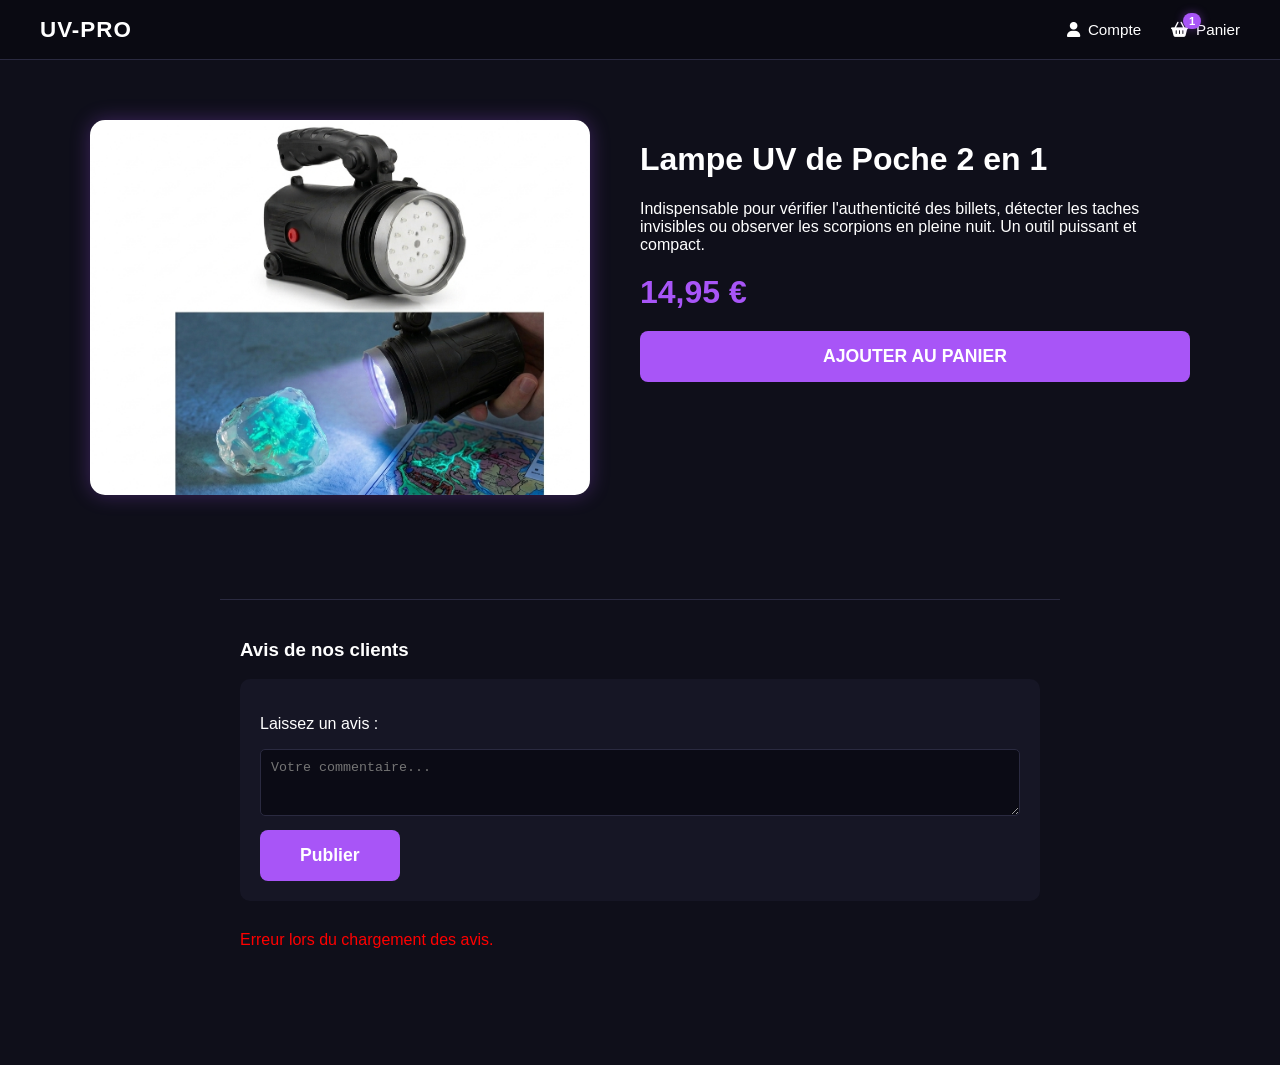
<file: index.html>
<!DOCTYPE html>
<html lang="fr">
<head>
    <meta charset="UTF-8">
    <meta name="viewport" content="width=device-width, initial-scale=1.0">
    <title>UV-Tech | Boutique Officielle</title>
    <link rel="stylesheet" href="https://cdnjs.cloudflare.com/ajax/libs/font-awesome/6.0.0/css/all.min.css">
    <style>
        :root {
            --uv-purple: #a855f7;
            --dark-bg: #0f0f1a;
            --card-bg: #161625;
            --nav-bg: #0a0a12;
            --border-color: #2a2a40;
        }

        body {
            background-color: var(--dark-bg);
            color: white;
            font-family: 'Segoe UI', sans-serif;
            margin: 0;
            padding: 0;
        }

        /* --- BARRE DE NAVIGATION --- */
        nav {
            background-color: var(--nav-bg);
            height: 60px;
            display: flex;
            justify-content: space-between;
            align-items: center;
            padding: 0 40px;
            border-bottom: 1px solid var(--border-color);
            position: sticky;
            top: 0;
            z-index: 1000;
            box-sizing: border-box;
        }

        .logo {
            color: white;
            font-weight: bold;
            font-size: 1.4rem;
            text-decoration: none;
            letter-spacing: 1px;
        }

        .nav-links {
            display: flex;
            gap: 30px;
            align-items: center;
        }

        .nav-links a {
            color: white;
            text-decoration: none;
            display: flex;
            align-items: center;
            gap: 8px;
            font-size: 0.95rem;
            transition: color 0.2s;
        }

        .nav-links a:hover {
            color: var(--uv-purple);
        }

        .cart-wrapper {
            position: relative;
            display: flex;
            align-items: center;
            gap: 8px;
        }

        #nav-cart-count {
            background: var(--uv-purple);
            color: white;
            font-size: 0.7rem;
            padding: 2px 6px;
            border-radius: 10px;
            position: absolute;
            top: -8px;
            left: 12px;
            font-weight: bold;
            box-shadow: 0 0 10px rgba(168, 85, 247, 0.4);
        }

        /* --- CONTENU --- */
        .product-container {
            display: flex;
            max-width: 1100px;
            margin: 40px auto;
            gap: 50px;
            padding: 20px;
        }

        .product-image img {
            width: 100%;
            max-width: 500px;
            border-radius: 15px;
            box-shadow: 0 0 20px rgba(168, 85, 247, 0.3);
        }

        .product-info { flex: 1; }
        
        .price {
            font-size: 2rem;
            color: var(--uv-purple);
            font-weight: bold;
            margin: 20px 0;
        }

        .btn-cart {
            background: var(--uv-purple);
            color: white;
            border: none;
            padding: 15px 40px;
            border-radius: 8px;
            font-weight: bold;
            cursor: pointer;
            width: 100%;
            font-size: 1.1rem;
            transition: 0.3s;
        }

        .btn-cart:hover { opacity: 0.9; transform: translateY(-2px); }

        .reviews-section {
            max-width: 800px;
            margin: 80px auto;
            padding: 20px;
            border-top: 1px solid var(--border-color);
        }

        .comment-form {
            background: var(--card-bg);
            padding: 20px;
            border-radius: 10px;
            margin-bottom: 30px;
        }

        textarea {
            width: 100%;
            background: #0b0b15;
            border: 1px solid var(--border-color);
            color: white;
            padding: 10px;
            border-radius: 5px;
            box-sizing: border-box;
            outline: none;
            resize: vertical;
        }

        .review-card {
            background: var(--card-bg);
            padding: 15px;
            border-left: 4px solid var(--uv-purple);
            margin-bottom: 15px;
            animation: fadeIn 0.5s ease;
        }

        @keyframes fadeIn {
            from { opacity: 0; transform: translateY(10px); }
            to { opacity: 1; transform: translateY(0); }
        }
    </style>
</head>
<body>

    <nav>
        <a href="index.html" class="logo">UV-PRO</a>
        
        <div class="nav-links">
            <a href="https://uv-pro-back.onrender.com/connexion.php?from=index" id="nav-account-link">
                <i class="fas fa-user" id="user-icon"></i> 
                <span id="account-text">Compte</span>
            </a>
            
            <a href="panier.html">
                <div class="cart-wrapper">
                    <i class="fas fa-shopping-basket"></i>
                    <span id="nav-cart-count">1</span>
                    <span>Panier</span>
                </div>
            </a>
        </div>
    </nav>

    <main class="product-container">
        <div class="product-image">
            <img src="lampe UV.jpg" alt="Ma Lampe UV Professionnelle">
        </div>

        <div class="product-info">
            <h1>Lampe UV de Poche 2 en 1</h1>
            <p>Indispensable pour vérifier l'authenticité des billets, détecter les taches invisibles ou observer les scorpions en pleine nuit. Un outil puissant et compact.</p>
            
            <div class="price">14,95 €</div>

            <button class="btn-cart" onclick="window.location.href='panier.html'">
                AJOUTER AU PANIER
            </button>
        </div>
    </main>

    <section class="reviews-section">
        <h3>Avis de nos clients</h3>
        <div class="comment-form">
            <p>Laissez un avis :</p>
            <textarea id="userComment" rows="3" placeholder="Votre commentaire..."></textarea>
            <button class="btn-cart" id="btnPublish" style="margin-top:10px; width:auto;" onclick="addComment()">Publier</button>
        </div>
        <div id="commentsList">
            <p style="text-align:center; color:#666;">Chargement des avis...</p>
        </div>
    </section>

    <script>
        let isUserLoggedIn = false;

        window.addEventListener('DOMContentLoaded', () => {
            checkUserSession();
            loadComments();
        });

        async function checkUserSession() {
            try {
                const response = await fetch('https://uv-pro-back.onrender.com/get-session.php', {
                    credentials: 'include'
                });
                const data = await response.json();

                if (data.loggedIn) {
                    isUserLoggedIn = true;
                    document.getElementById('account-text').innerText = data.nom_affichage;
                    document.getElementById('nav-account-link').href = "https://uv-pro-back.onrender.com/mon-profil.php";
                    document.getElementById('user-icon').style.color = "#a855f7";
                }
            } catch (error) {
                console.log("Session non détectée");
            }
        }

        async function loadComments() {
            try {
                const response = await fetch('https://uv-pro-back.onrender.com/poster-avis.php');
                const avis = await response.json();
                const list = document.getElementById('commentsList');
                list.innerHTML = "";

                if (avis.length === 0) {
                    list.innerHTML = "<p style='color:#666;'>Aucun avis pour le moment. Soyez le premier !</p>";
                    return;
                }

                avis.forEach(item => {
                    const card = document.createElement('div');
                    card.className = 'review-card';
                    
                    // --- PROTECTION XSS ---
                    const nameEl = document.createElement('strong');
                    nameEl.textContent = item.nom_client;
                    
                    const textEl = document.createElement('p');
                    textEl.textContent = item.commentaire;
                    
                    card.appendChild(nameEl);
                    card.appendChild(textEl);
                    list.appendChild(card);
                });
            } catch (error) {
                document.getElementById('commentsList').innerHTML = "<p style='color:red;'>Erreur lors du chargement des avis.</p>";
            }
        }

        async function addComment() {
            if (!isUserLoggedIn) {
                window.location.href = "https://uv-pro.vercel.app/compte.html";
                return;
            }

            const commentText = document.getElementById('userComment').value;
            const btn = document.getElementById('btnPublish');

            if (commentText.trim() === "") return;

            btn.disabled = true;
            btn.innerText = "Publication...";

            try {
                const response = await fetch('https://uv-pro-back.onrender.com/poster-avis.php', {
                    method: 'POST',
                    headers: { 'Content-Type': 'application/json' },
                    body: JSON.stringify({ commentaire: commentText }),
                    credentials: 'include'
                });

                const result = await response.json();

                if (result.success) {
                    document.getElementById('userComment').value = "";
                    loadComments(); 
                } else if (result.redirect) {
                    window.location.href = "https://uv-pro.vercel.app/compte.html";
                } else {
                    alert("Erreur : " + result.message);
                }
            } catch (error) {
                alert("Erreur de connexion au serveur.");
            } finally {
                btn.disabled = false;
                btn.innerText = "Publier";
            }
        }
    </script>
</body>
</html>
</file>
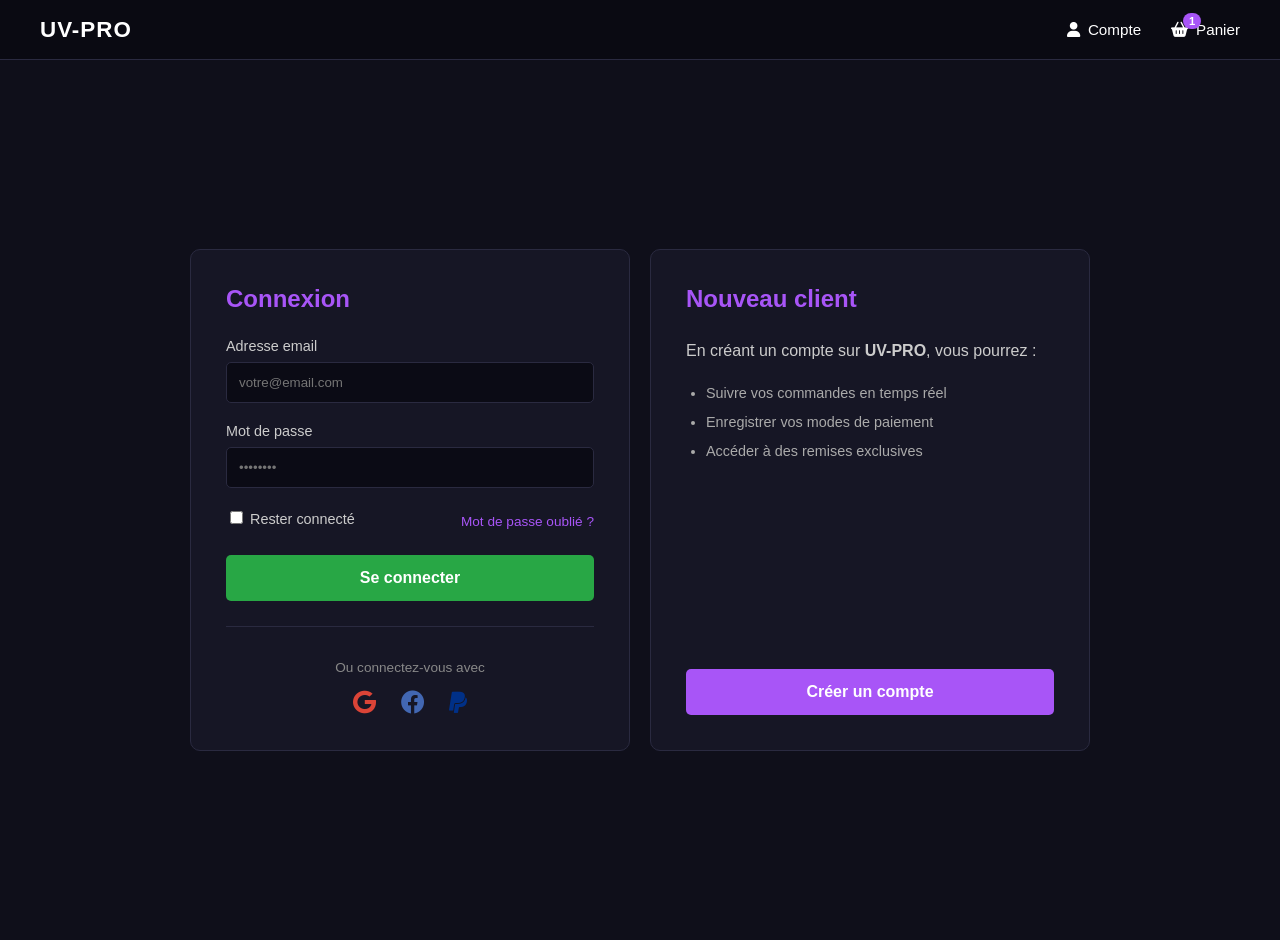
<file: compte.html>
<!DOCTYPE html>
<html lang="fr">
<head>
    <meta charset="UTF-8">
    <meta name="viewport" content="width=device-width, initial-scale=1.0">
    <title>Connexion | UV-PRO</title>
    <link rel="stylesheet" href="https://cdnjs.cloudflare.com/ajax/libs/font-awesome/6.0.0/css/all.min.css">
    <style>
        :root {
            --uv-purple: #a855f7;
            --dark-bg: #0f0f1a;
            --card-bg: #161625;
            --success-green: #28a745;
            --nav-bg: #0a0a12;
            --border-color: #2a2a40;
        }

        body {
            background-color: var(--dark-bg);
            color: white;
            font-family: 'Segoe UI', sans-serif;
            margin: 0;
            padding: 0;
        }

        /* --- BARRE DE NAVIGATION --- */
        .top-nav {
            background-color: var(--nav-bg);
            height: 60px;
            display: flex;
            justify-content: space-between;
            align-items: center;
            padding: 0 40px;
            border-bottom: 1px solid var(--border-color);
            position: sticky;
            top: 0;
            z-index: 1000;
            box-sizing: border-box;
        }

        .brand-logo {
            color: white;
            font-weight: bold;
            font-size: 1.4rem;
            text-decoration: none;
            letter-spacing: 1px;
        }

        .nav-right {
            display: flex;
            gap: 30px;
            align-items: center;
        }

        .nav-link {
            color: white;
            text-decoration: none;
            display: flex;
            align-items: center;
            gap: 8px;
            font-size: 0.95rem;
            transition: color 0.2s;
        }

        .nav-link:hover { color: var(--uv-purple); }

        .cart-wrapper {
            position: relative;
            display: flex;
            align-items: center;
            gap: 8px;
        }

        #nav-cart-count {
            background: var(--uv-purple);
            color: white;
            font-size: 0.7rem;
            padding: 2px 6px;
            border-radius: 10px;
            position: absolute;
            top: -8px;
            left: 12px;
            font-weight: bold;
        }

        /* --- CONTENEUR AUTH --- */
        .auth-wrapper {
            display: flex;
            justify-content: center;
            align-items: center;
            min-height: calc(100vh - 60px);
            padding: 20px;
        }

        .auth-container {
            width: 90%;
            max-width: 900px;
            display: grid;
            grid-template-columns: 1fr 1fr;
            gap: 20px;
        }

        .auth-card {
            background: var(--card-bg);
            padding: 35px;
            border-radius: 10px;
            border: 1px solid var(--border-color);
            display: flex;
            flex-direction: column;
            justify-content: space-between;
        }

        h2 { color: var(--uv-purple); margin-top: 0; margin-bottom: 25px; }

        .form-group { margin-bottom: 20px; }

        label { display: block; margin-bottom: 8px; font-size: 0.9rem; color: #ccc; }

        input[type="email"], input[type="password"] {
            width: 100%;
            padding: 12px;
            background: #0b0b15;
            border: 1px solid var(--border-color);
            border-radius: 5px;
            color: white;
            box-sizing: border-box;
            outline: none;
        }

        input:focus { border-color: var(--uv-purple); }

        .btn-auth {
            width: 100%;
            padding: 14px;
            background-color: var(--success-green);
            color: white;
            border: none;
            border-radius: 5px;
            font-weight: bold;
            cursor: pointer;
            font-size: 1rem;
            margin-top: 10px;
            transition: 0.3s;
        }

        .btn-auth:hover { filter: brightness(1.1); box-shadow: 0 0 15px rgba(40, 167, 69, 0.3); }

        .extra-links {
            margin-top: 15px;
            font-size: 0.85rem;
            display: flex;
            justify-content: space-between;
            align-items: center;
            margin-bottom: 10px;
        }

        a { color: var(--uv-purple); text-decoration: none; transition: 0.2s; }
        a:hover { text-decoration: underline; }

        .social-login {
            margin-top: 25px;
            text-align: center;
            border-top: 1px solid var(--border-color);
            padding-top: 20px;
        }

        .social-icons i {
            font-size: 1.5rem;
            margin: 0 10px;
            cursor: pointer;
            transition: 0.3s;
        }

        .fa-google { color: #db4437; }
        .fa-facebook { color: #4267B2; }
        .fa-paypal { color: #003087; }

        @media (max-width: 768px) {
            .auth-container { grid-template-columns: 1fr; }
        }
    </style>
</head>
<body>

    <nav class="top-nav">
        <a href="index.html" class="brand-logo">UV-PRO</a>
        
        <div class="nav-right">
            <a href="compte.html" class="nav-link">
                <i class="fas fa-user"></i> Compte
            </a>
            <a href="panier.html" class="nav-link">
                <div class="cart-wrapper">
                    <i class="fas fa-shopping-basket"></i>
                    <span id="nav-cart-count">1</span>
                    <span>Panier</span>
                </div>
            </a>
        </div>
    </nav>

    <div class="auth-wrapper">
        <div class="auth-container">
            <div class="auth-card">
                <div>
                    <h2>Connexion</h2>
                    <form action="https://uv-pro-back.onrender.com/connexion.php" method="POST">
                        <div class="form-group">
                            <label>Adresse email</label>
                            <input type="email" name="email" placeholder="votre@email.com" required>
                        </div>
                        <div class="form-group">
                            <label>Mot de passe</label>
                            <input type="password" name="password" placeholder="••••••••" required>
                        </div>
                        <div class="extra-links">
                            <label style="cursor:pointer;"><input type="checkbox"> Rester connecté</label>
                            <a href="mot-de-passe-oublié.html">Mot de passe oublié ?</a>
                        </div>
                        <button type="submit" class="btn-auth">Se connecter</button>
                    </form>
                </div>

                <div class="social-login">
                    <p style="font-size: 0.85rem; color: #888; margin-bottom: 15px;">Ou connectez-vous avec</p>
                    <div class="social-icons">
                        <i class="fab fa-google"></i>
                        <i class="fab fa-facebook"></i>
                        <i class="fab fa-paypal"></i>
                    </div>
                </div>
            </div>

            <div class="auth-card">
                <div>
                    <h2>Nouveau client</h2>
                    <p style="font-size: 1rem; color: #ccc; line-height: 1.6;">
                        En créant un compte sur <strong>UV-PRO</strong>, vous pourrez :
                    </p>
                    <ul style="font-size: 0.9rem; color: #aaa; padding-left: 20px; line-height: 2;">
                        <li>Suivre vos commandes en temps réel</li>
                        <li>Enregistrer vos modes de paiement</li>
                        <li>Accéder à des remises exclusives</li>
                    </ul>
                </div>
                
                <div style="margin-top: 30px;">
                    <a href="formulaire-inscription.html">
                        <button type="button" class="btn-auth" style="background-color: var(--uv-purple);">Créer un compte</button>
                    </a>
                </div>
            </div>
        </div>
    </div>

</body>
</html>
</file>
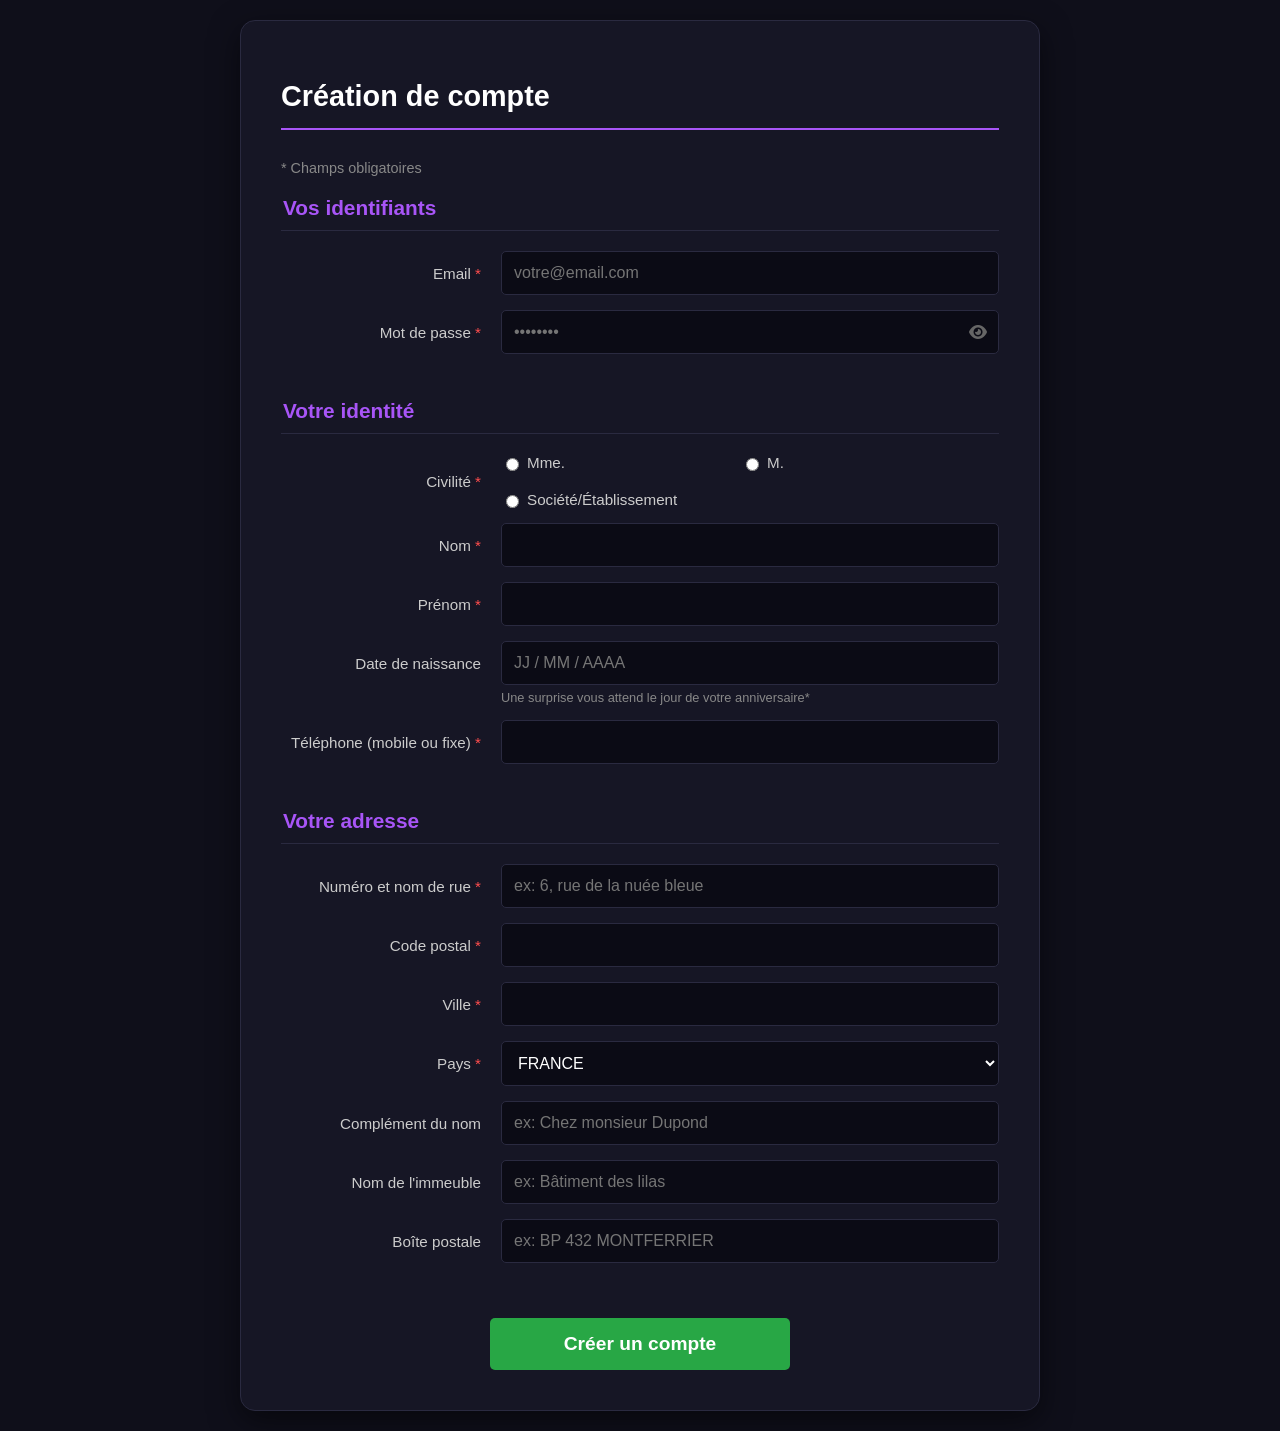
<file: formulaire-inscription.html>
<!DOCTYPE html>
<html lang="fr">
<head>
    <meta charset="UTF-8">
    <meta name="viewport" content="width=device-width, initial-scale=1.0">
    <title>Création de compte détaillé | UV-PRO</title>
    <link rel="stylesheet" href="https://cdnjs.cloudflare.com/ajax/libs/font-awesome/6.0.0/css/all.min.css">
    <style>
        * { box-sizing: border-box; }
        :root {
            --uv-purple: #a855f7;
            --dark-bg: #0f0f1a;
            --card-bg: #161625;
            --input-bg: #0b0b15;
            --text-color: #e0e0e0;
            --success-green: #28a745;
        }
        body {
            background-color: var(--dark-bg);
            color: var(--text-color);
            font-family: 'Segoe UI', Tahoma, Geneva, Verdana, sans-serif;
            margin: 0; padding: 20px; display: flex; justify-content: center; overflow-x: hidden;
        }
        .container {
            width: 100%; max-width: 800px; background: var(--card-bg); padding: 40px;
            border-radius: 15px; border: 1px solid #2a2a40; box-shadow: 0 10px 30px rgba(0,0,0,0.5);
        }
        h1.main-title {
            color: white; border-bottom: 2px solid var(--uv-purple);
            padding-bottom: 15px; margin-bottom: 30px; font-size: 1.8rem;
        }
        .required-note { font-size: 0.9rem; color: #888; margin-bottom: 20px; }
        fieldset { border: none; margin: 0 0 30px 0; padding: 0; width: 100%; }
        legend {
            color: var(--uv-purple); font-size: 1.3rem; font-weight: bold; margin-bottom: 20px;
            display: block; width: 100%; border-bottom: 1px solid #2a2a40; padding-bottom: 10px;
        }
        .form-group { display: flex; align-items: center; margin-bottom: 15px; width: 100%; }
        .form-group label {
            width: 200px; min-width: 200px; text-align: right; margin-right: 20px;
            font-size: 0.95rem; color: #ccc;
        }
        .form-group label.required::after { content: " *"; color: #ff4d4d; }
        .input-wrapper { flex: 1; position: relative; }
        input[type="text"], input[type="email"], input[type="password"], input[type="tel"], select {
            width: 100%; padding: 12px; background-color: var(--input-bg); border: 1px solid #2a2a40;
            border-radius: 5px; color: white; font-size: 1rem;
        }
        .toggle-password { position: absolute; right: 12px; top: 50%; transform: translateY(-50%); color: #666; cursor: pointer; }
        .radio-group { display: flex; gap: 20px; flex-wrap: wrap; }
        .radio-item { display: flex; align-items: center; }
        .radio-item input { margin-right: 8px; accent-color: var(--uv-purple); }
        .sub-note { font-size: 0.8rem; color: #888; margin-left: 220px; margin-top: -10px; margin-bottom: 15px; }
        .checkbox-group { margin-left: 220px; margin-top: 20px; }
        .checkbox-item { display: flex; align-items: flex-start; margin-bottom: 12px; font-size: 0.9rem; color: #ccc; }
        .checkbox-item input { margin-right: 10px; margin-top: 3px; accent-color: var(--uv-purple); }
        .btn-submit-container { text-align: center; margin-top: 40px; }
        .btn-submit {
            background-color: var(--success-green); color: white; border: none;
            padding: 15px 50px; font-size: 1.2rem; font-weight: bold; border-radius: 5px;
            cursor: pointer; transition: 0.3s; width: 100%; max-width: 300px;
        }
        @media (max-width: 600px) {
            .form-group { flex-direction: column; align-items: flex-start; }
            .form-group label { text-align: left; margin-bottom: 5px; }
            .sub-note, .checkbox-group { margin-left: 0; }
        }
    </style>
</head>
<body>

    <div class="container">
        <h1 class="main-title">Création de compte</h1>
        <p class="required-note">* Champs obligatoires</p>

        <form action="https://uv-pro-back.onrender.com/formulaire-inscription.php" method="POST">
            
            <fieldset>
                <legend>Vos identifiants</legend>
                <div class="form-group">
                    <label class="required">Email</label>
                    <div class="input-wrapper">
                        <input type="email" name="email" placeholder="votre@email.com" required>
                    </div>
                </div>
                <div class="form-group">
                    <label class="required">Mot de passe</label>
                    <div class="input-wrapper">
                        <input type="password" name="password" id="password" placeholder="••••••••" required>
                        <i class="fas fa-eye toggle-password" onclick="togglePassword()"></i>
                    </div>
                </div>
            </fieldset>

            <fieldset>
                <legend>Votre identité</legend>
                <div class="form-group">
                    <label class="required">Civilité</label>
                    <div class="radio-group">
                        <label class="radio-item"><input type="radio" name="civilite" value="Mme"> Mme.</label>
                        <label class="radio-item"><input type="radio" name="civilite" value="M"> M.</label>
                        <label class="radio-item"><input type="radio" name="civilite" value="Societe"> Société/Établissement</label>
                    </div>
                </div>
                <div class="form-group">
                    <label class="required">Nom</label>
                    <div class="input-wrapper"><input type="text" name="nom" required></div>
                </div>
                <div class="form-group">
                    <label class="required">Prénom</label>
                    <div class="input-wrapper"><input type="text" name="prenom" required></div>
                </div>
                <div class="form-group">
                    <label>Date de naissance</label>
                    <div class="input-wrapper">
                        <input type="text" name="date_naissance" id="date_naissance" placeholder="JJ / MM / AAAA" maxlength="10" onkeyup="formatDate(this)">
                    </div>
                </div>
                <p class="sub-note">Une surprise vous attend le jour de votre anniversaire*</p>
                <div class="form-group">
                    <label class="required">Téléphone (mobile ou fixe)</label>
                    <div class="input-wrapper"><input type="tel" name="telephone" required></div>
                </div>
            </fieldset>

            <fieldset>
                <legend>Votre adresse</legend>
                <div class="form-group">
                    <label class="required">Numéro et nom de rue</label>
                    <div class="input-wrapper"><input type="text" name="adresse" placeholder="ex: 6, rue de la nuée bleue" required></div>
                </div>
                <div class="form-group">
                    <label class="required">Code postal</label>
                    <div class="input-wrapper"><input type="text" name="code_postal" required></div>
                </div>
                <div class="form-group">
                    <label class="required">Ville</label>
                    <div class="input-wrapper"><input type="text" name="ville" required></div>
                </div>
                <div class="form-group">
                    <label class="required">Pays</label>
                    <div class="input-wrapper">
                        <select name="pays" required>
                            <option value="FRANCE">FRANCE</option>
                            <option value="BELGIQUE">BELGIQUE</option>
                            <option value="SUISSE">SUISSE</option>
                        </select>
                    </div>
                </div>
                <div class="form-group">
                    <label>Complément du nom</label>
                    <div class="input-wrapper"><input type="text" name="complement_nom" placeholder="ex: Chez monsieur Dupond"></div>
                </div>
                <div class="form-group">
                    <label>Nom de l'immeuble</label>
                    <div class="input-wrapper"><input type="text" name="immeuble" placeholder="ex: Bâtiment des lilas"></div>
                </div>
                <div class="form-group">
                    <label>Boîte postale</label>
                    <div class="input-wrapper"><input type="text" name="boite_postale" placeholder="ex: BP 432 MONTFERRIER"></div>
                </div>
            </fieldset>

            <div class="btn-submit-container">
                <button type="submit" class="btn-submit">Créer un compte</button>
            </div>
        </form>
    </div>

    <script>
        function togglePassword() {
            const passwordInput = document.getElementById('password');
            const icon = document.querySelector('.toggle-password');
            if (passwordInput.type === 'password') {
                passwordInput.type = 'text';
                icon.classList.replace('fa-eye', 'fa-eye-slash');
            } else {
                passwordInput.type = 'password';
                icon.classList.replace('fa-eye-slash', 'fa-eye');
            }
        }
        function formatDate(input) {
            let v = input.value.replace(/\D/g, '').match(/(\d{0,2})(\d{0,2})(\d{0,4})/);
            input.value = !v[2] ? v[1] : v[1] + '/' + v[2] + (v[3] ? '/' + v[3] : '');
        }
    </script>
</body>
</html>
</file>
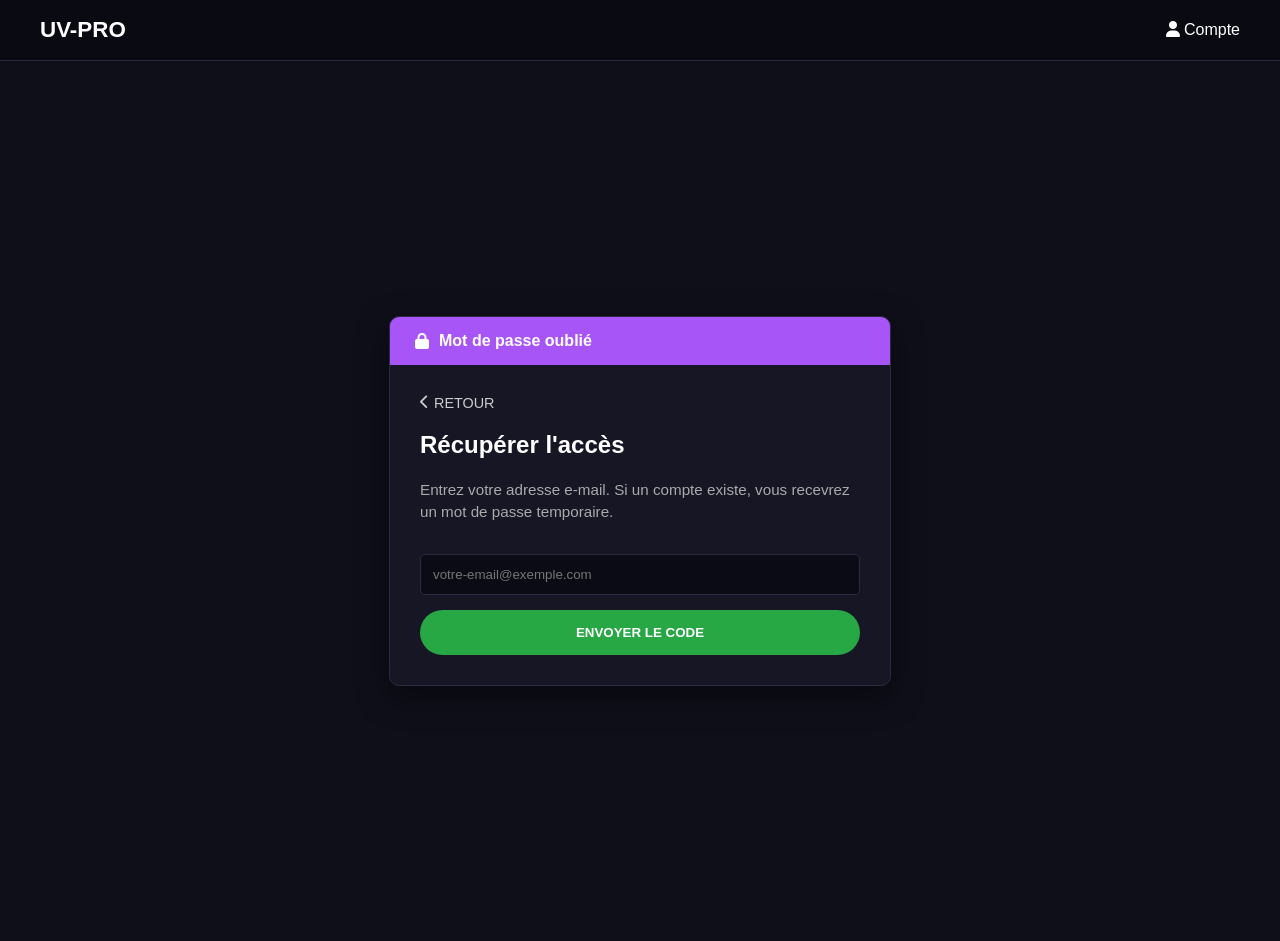
<file: mot-de-passe-oublié.html>
<!DOCTYPE html>
<html lang="fr">
<head>
    <meta charset="UTF-8">
    <meta name="viewport" content="width=device-width, initial-scale=1.0">
    <title>Récupération de mot de passe | UV-PRO</title>
    <link rel="stylesheet" href="https://cdnjs.cloudflare.com/ajax/libs/font-awesome/6.0.0/css/all.min.css">
    <style>
        :root { --uv-purple: #a855f7; --dark-bg: #0f0f1a; --card-bg: #161625; --success-green: #28a745; --border-color: #2a2a40; }
        body { background-color: var(--dark-bg); color: white; font-family: 'Segoe UI', sans-serif; margin: 0; }
        nav { background-color: #0a0a12; height: 60px; display: flex; justify-content: space-between; align-items: center; padding: 0 40px; border-bottom: 1px solid var(--border-color); }
        .logo { color: white; font-weight: bold; font-size: 1.4rem; text-decoration: none; }
        .container { display: flex; justify-content: center; align-items: center; min-height: calc(100vh - 60px); padding: 20px; }
        .forgot-card { background: var(--card-bg); width: 100%; max-width: 500px; border-radius: 10px; border: 1px solid var(--border-color); box-shadow: 0 10px 30px rgba(0,0,0,0.5); overflow: hidden; }
        .card-header { background: var(--uv-purple); padding: 15px 25px; font-weight: bold; display: flex; align-items: center; gap: 10px; }
        .card-body { padding: 30px; }
        .back-link { color: #ccc; text-decoration: none; font-size: 0.9rem; display: flex; align-items: center; gap: 5px; margin-bottom: 20px; transition: 0.3s; }
        .back-link:hover { color: var(--uv-purple); }
        input[type="email"] { width: 100%; padding: 12px; background: #0b0b15; border: 1px solid var(--border-color); border-radius: 5px; color: white; margin: 15px 0; box-sizing: border-box; outline: none; }
        input[type="email"]:focus { border-color: var(--uv-purple); }
        .btn-submit { width: 100%; padding: 15px; background: var(--success-green); color: white; border: none; border-radius: 30px; font-weight: bold; cursor: pointer; text-transform: uppercase; transition: 0.3s; }
        .btn-submit:hover { opacity: 0.9; transform: translateY(-2px); }
        .btn-submit:disabled { background: #555; cursor: not-allowed; transform: none; }
    </style>
</head>
<body>

    <nav>
        <a href="index.html" class="logo">UV-PRO</a>
        <div style="display:flex; gap:20px;">
            <a href="compte.html" style="color:white; text-decoration:none;"><i class="fas fa-user"></i> Compte</a>
        </div>
    </nav>

    <div class="container">
        <div class="forgot-card">
            <div class="card-header"><i class="fas fa-lock"></i> Mot de passe oublié</div>
            <div class="card-body" id="card-content">
                <a href="compte.html" class="back-link"><i class="fas fa-chevron-left"></i> RETOUR</a>
                <h2 style="margin-top:0;">Récupérer l'accès</h2>
                <p style="color:#aaa; font-size: 0.95rem; line-height: 1.5;">Entrez votre adresse e-mail. Si un compte existe, vous recevrez un mot de passe temporaire.</p>

                <form id="forgotForm">
                    <input type="email" id="email" placeholder="votre-email@exemple.com" required>
                    <button type="submit" class="btn-submit" id="btnText">Envoyer le code</button>
                </form>
            </div>
        </div>
    </div>

    <script>
        document.getElementById('forgotForm').addEventListener('submit', async function(e) {
            e.preventDefault();
            const email = document.getElementById('email').value;
            const btn = document.getElementById('btnText');
            const cardBody = document.getElementById('card-content');
            
            btn.disabled = true;
            btn.innerText = "Vérification...";

            try {
                const response = await fetch('https://uv-pro-back.onrender.com/mot-de-passe-oublie.php', {
                    method: 'POST',
                    headers: { 'Content-Type': 'application/json' },
                    body: JSON.stringify({ email: email })
                });
                
                const result = await response.json();

                if(result.success) {
                    // Remplacement du formulaire par un message de succès propre
                    cardBody.innerHTML = `
                        <div style="text-align:center; padding: 20px 0;">
                            <div style="width: 80px; height: 80px; background: rgba(40, 167, 69, 0.1); border-radius: 50%; display: flex; align-items: center; justify-content: center; margin: 0 auto 20px;">
                                <i class="fas fa-paper-plane" style="font-size:2.5rem; color:#28a745;"></i>
                            </div>
                            <h3 style="color:white; margin-bottom:10px;">E-mail envoyé !</h3>
                            <p style="color:#aaa; margin-bottom:25px;">Vérifiez votre boîte de réception (et vos spams). Un mot de passe temporaire vous a été envoyé.</p>
                            <a href="compte.html" class="btn-submit" style="display:block; text-decoration:none; text-align:center;">Retour à la connexion</a>
                        </div>`;
                } else {
                    alert("Erreur : " + result.message);
                    btn.disabled = false;
                    btn.innerText = "Envoyer le code";
                }
            } catch (err) {
                alert("Le serveur ne répond pas. Veuillez réessayer plus tard.");
                btn.disabled = false;
                btn.innerText = "Envoyer le code";
            }
        });
    </script>
</body>
</html>
</file>
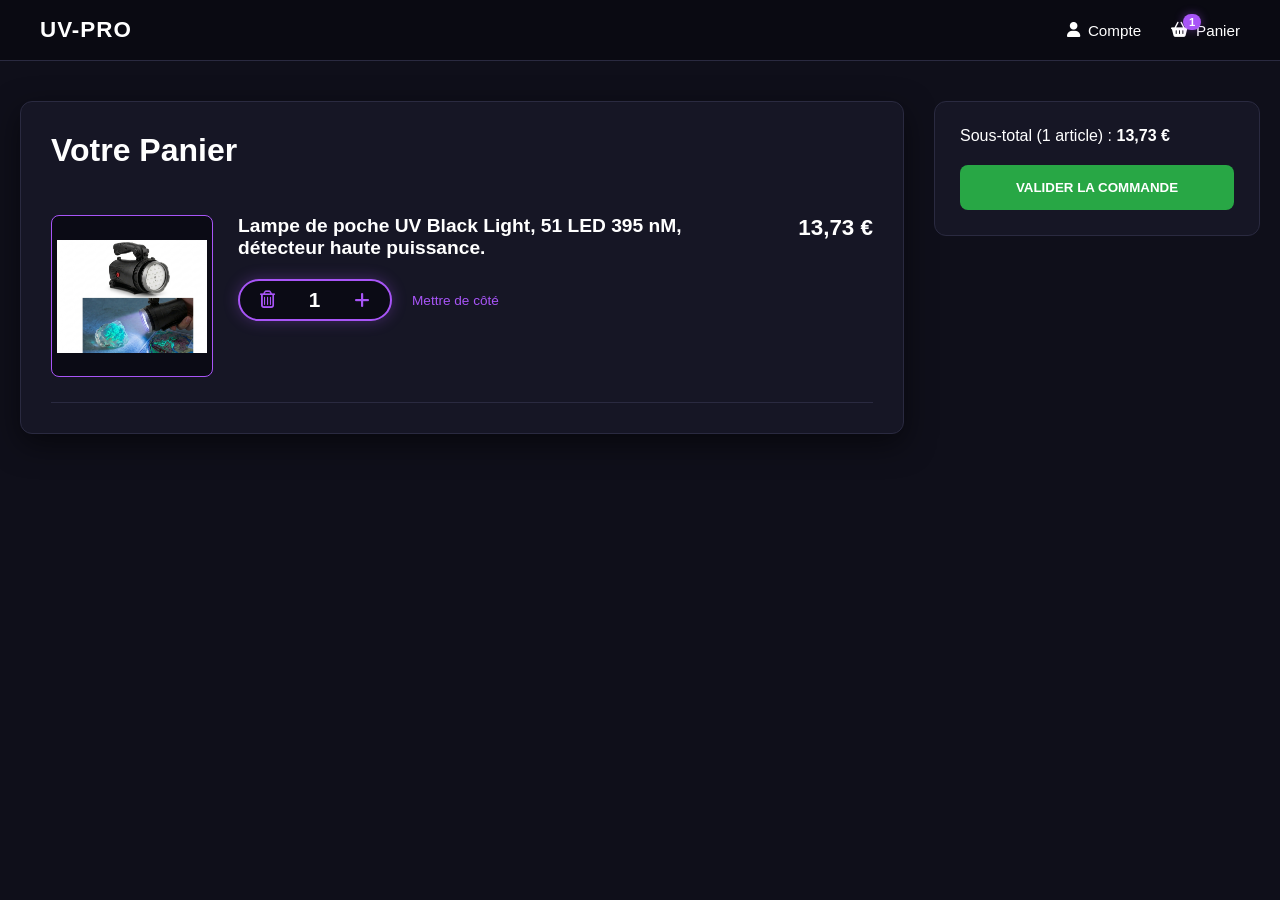
<file: panier.html>
<!DOCTYPE html>
<html lang="fr">
<head>
    <meta charset="UTF-8">
    <meta name="viewport" content="width=device-width, initial-scale=1.0">
    <title>Votre Panier Cybertech | UV-PRO</title>
    <link rel="stylesheet" href="https://cdnjs.cloudflare.com/ajax/libs/font-awesome/6.0.0/css/all.min.css">
    <style>
        :root {
            --dark-bg: #0f0f1a;
            --card-bg: #161625;
            --uv-purple: #a855f7;
            --text-main: #e0e0e0;
            --sub-text: #888;
            --border-color: #2a2a40;
            --success-green: #28a745;
            --warning-red: #ef4444;
            --nav-bg: #0a0a12; 
        }

        body {
            background-color: var(--dark-bg);
            font-family: 'Segoe UI', sans-serif;
            color: var(--text-main);
            margin: 0;
            padding: 0;
        }

        /* --- BARRE DE NAVIGATION --- */
        .top-nav {
            background-color: var(--nav-bg);
            height: 60px;
            display: flex;
            justify-content: space-between;
            align-items: center;
            padding: 0 40px;
            border-bottom: 1px solid var(--border-color);
            position: sticky;
            top: 0;
            z-index: 1000;
        }

        .brand-logo {
            color: white;
            font-weight: bold;
            font-size: 1.4rem;
            text-decoration: none;
            letter-spacing: 1px;
        }

        .nav-right {
            display: flex;
            gap: 30px;
            align-items: center;
        }

        .nav-link {
            color: white;
            text-decoration: none;
            display: flex;
            align-items: center;
            gap: 8px;
            font-size: 0.95rem;
            transition: color 0.2s;
        }

        .nav-link:hover {
            color: var(--uv-purple);
        }

        .cart-wrapper {
            position: relative;
            display: flex;
            align-items: center;
            gap: 8px;
        }

        #nav-cart-count {
            background: var(--uv-purple);
            color: white;
            font-size: 0.7rem;
            padding: 2px 6px;
            border-radius: 10px;
            position: absolute;
            top: -8px;
            left: 12px;
            font-weight: bold;
            box-shadow: 0 0 10px rgba(168, 85, 247, 0.4);
        }

        /* --- CONTENU --- */
        .main-content {
            padding: 40px 20px;
        }

        .cart-container {
            max-width: 1300px;
            margin: 0 auto;
            display: flex;
            gap: 30px;
            align-items: flex-start;
        }

        .cart-left {
            flex: 3;
            background: var(--card-bg);
            padding: 30px;
            border-radius: 12px;
            border: 1px solid var(--border-color);
            box-shadow: 0 10px 30px rgba(0,0,0,0.5);
        }

        .cart-item {
            display: flex;
            gap: 25px;
            padding: 25px 0;
            border-bottom: 1px solid var(--border-color);
        }

        .item-image {
            width: 150px;
            height: 150px;
            object-fit: contain;
            background: #0b0b15;
            padding: 5px;
            border-radius: 8px;
            border: 1px solid var(--uv-purple);
        }

        .item-details { flex: 1; }
        .item-title { font-size: 1.2rem; font-weight: bold; color: white; margin: 0 0 8px 0; }

        .cyber-qty-picker {
            display: flex;
            align-items: center;
            justify-content: space-between;
            background: #0b0b15;
            border: 2px solid var(--uv-purple);
            border-radius: 25px;
            padding: 5px 15px;
            min-width: 120px;
            box-shadow: 0 0 15px rgba(168, 85, 247, 0.3);
        }

        .qty-btn {
            background: none;
            border: none;
            color: var(--uv-purple);
            cursor: pointer;
            font-size: 1.1rem;
            display: flex;
            align-items: center;
            transition: 0.2s;
            padding: 5px;
        }

        .qty-btn:hover { color: white; transform: scale(1.1); }
        
        .qty-number { 
            font-weight: bold; 
            color: white; 
            font-size: 1.3rem;
            min-width: 30px;
            text-align: center;
        }

        .item-price { font-size: 1.4rem; font-weight: bold; color: white; text-align: right; min-width: 100px; }

        .cart-right {
            flex: 1;
            background: var(--card-bg);
            padding: 25px;
            border-radius: 12px;
            border: 1px solid var(--border-color);
            position: sticky;
            top: 80px;
        }

        .btn-checkout {
            display: block;
            width: 100%;
            background-color: var(--success-green);
            color: white;
            border: none;
            border-radius: 8px;
            padding: 15px;
            font-weight: bold;
            cursor: pointer;
            text-transform: uppercase;
            text-decoration: none;
            text-align: center;
            box-sizing: border-box;
            transition: 0.3s;
        }
        
        .btn-checkout:hover {
            filter: brightness(1.1);
            box-shadow: 0 0 15px rgba(40, 167, 69, 0.4);
        }
    </style>
</head>
<body>

<nav class="top-nav">
    <a href="index.html" class="brand-logo">UV-PRO</a>
    
    <div class="nav-right">
        <a href="https://uv-pro-back.onrender.com/connexion.php?from=panier" class="nav-link" id="nav-account-link">
            <i class="fas fa-user" id="user-icon"></i> 
            <span id="account-text">Compte</span>
        </a>
        <a href="panier.html" class="nav-link">
            <div class="cart-wrapper">
                <i class="fas fa-shopping-basket"></i>
                <span id="nav-cart-count">1</span>
                <span>Panier</span>
            </div>
        </a>
    </div>
</nav>

<div class="main-content">
    <div class="cart-container">
        <div class="cart-left">
            <h1 style="color: white; margin-top: 0;">Votre Panier</h1>

            <div class="cart-item">
                <img src="lampe UV.jpg" alt="Lampe UV" class="item-image">
                
                <div class="item-details">
                    <p class="item-title">Lampe de poche UV Black Light, 51 LED 395 nM, détecteur haute puissance.</p>
                    
                    <div style="display: flex; align-items: center; gap: 20px; margin-top: 20px;">
                        <div class="cyber-qty-picker">
                            <button class="qty-btn" onclick="changeQty(-1)" title="Diminuer">
                                <i class="far fa-trash-alt"></i>
                            </button>
                            
                            <span class="qty-number" id="qty-val">1</span>
                            
                            <button class="qty-btn" onclick="changeQty(1)" title="Ajouter">
                                <i class="fas fa-plus"></i>
                            </button>
                        </div>

                        <div style="color: var(--sub-text); font-size: 0.85rem;">
                            <a href="#" style="color: var(--uv-purple); text-decoration: none;">Mettre de côté</a>
                        </div>
                    </div>
                </div>
                <div class="item-price" id="total-price">13,73 €</div>
            </div>
        </div>

        <div class="cart-right">
            <div style="margin-bottom:20px; color: white;">
                Sous-total (<span id="qty-summary">1</span> article) : <strong id="subtotal-right">13,73 €</strong>
            </div>
            <button onclick="handleCheckout()" id="btn-final-checkout" class="btn-checkout">Valider la commande</button>
        </div>
    </div>
</div>

<script>
    const unitPrice = 13.73;
    let currentQty = 1;
    let isUserLoggedIn = false; // Variable pour suivre l'état de connexion

    function changeQty(amount) {
        currentQty += amount;
        if (currentQty < 1) currentQty = 1;

        document.getElementById('qty-val').innerText = currentQty;
        document.getElementById('qty-summary').innerText = currentQty;
        document.getElementById('nav-cart-count').innerText = currentQty;

        const newTotal = (currentQty * unitPrice).toFixed(2);
        const formattedTotal = newTotal.replace('.', ',') + " €";

        document.getElementById('total-price').innerText = formattedTotal;
        document.getElementById('subtotal-right').innerText = formattedTotal;
    }

    // Nouvelle fonction pour gérer la redirection du bouton valider
    function handleCheckout() {
        const total = (currentQty * unitPrice).toFixed(2);
        if (isUserLoggedIn) {
            window.location.href = "https://uv-pro.vercel.app/validation-de-commande.html?total=" + total;
        } else {
            // Redirection vers connexion.php avec le paramètre de provenance
            window.location.href = "https://uv-pro-back.onrender.com/connexion.php?from=panier";
        }
    }

    async function checkUserSession() {
        try {
            const response = await fetch('https://uv-pro-back.onrender.com/get-session.php', {
                credentials: 'include'
            });
            const data = await response.json();

            if (data.loggedIn) {
                isUserLoggedIn = true; // Mise à jour de l'état
                document.getElementById('account-text').innerText = data.nom_affichage;
                document.getElementById('nav-account-link').href = "https://uv-pro-back.onrender.com/mon-profil.php";
                document.getElementById('user-icon').style.color = "#a855f7";
            }
        } catch (error) {
            console.error("Erreur lors de la récupération de la session:", error);
        }
    }

    window.addEventListener('DOMContentLoaded', checkUserSession);
</script>

</body>
</html>
</file>
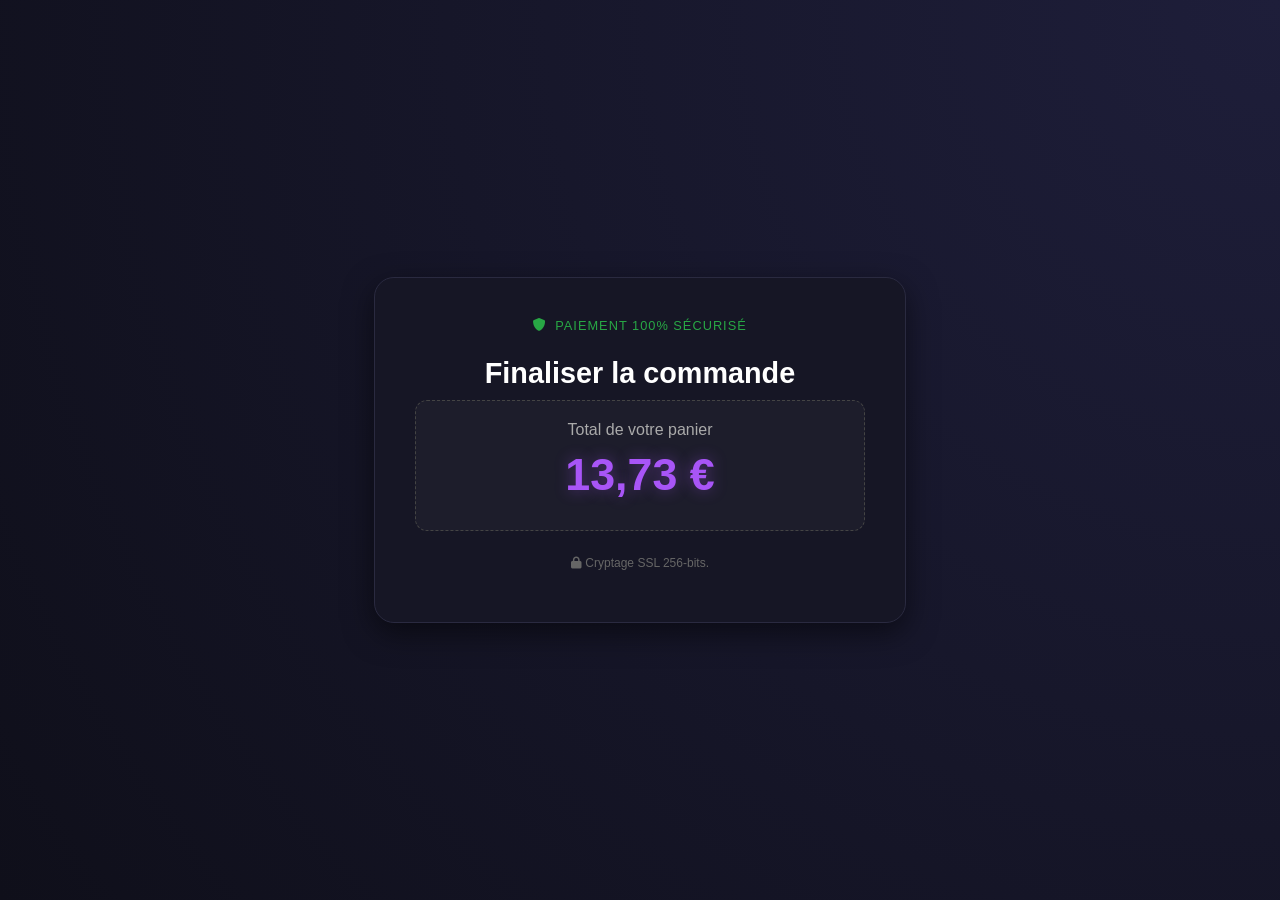
<file: validation-de-commande.html>
<!DOCTYPE html>
<html lang="fr">
<head>
    <meta charset="UTF-8">
    <meta name="viewport" content="width=device-width, initial-scale=1.0">
    <title>Paiement Sécurisé | UV-PRO</title>
    <link rel="stylesheet" href="https://cdnjs.cloudflare.com/ajax/libs/font-awesome/6.0.0/css/all.min.css">
    <style>
        :root {
            --uv-purple: #a855f7;
            --dark-bg: #0f0f1a;
            --card-bg: #161625;
            --border-color: #2a2a40;
        }

        body {
            background-color: var(--dark-bg);
            background-image: radial-gradient(circle at top right, #1e1e3a, var(--dark-bg));
            color: white;
            font-family: 'Segoe UI', sans-serif;
            display: flex;
            justify-content: center;
            align-items: center;
            min-height: 100vh;
            margin: 0;
        }

        .pay-container {
            width: 100%;
            max-width: 450px;
            padding: 40px;
            background: var(--card-bg);
            border-radius: 20px;
            text-align: center;
            border: 1px solid var(--border-color);
            box-shadow: 0 10px 30px rgba(0, 0, 0, 0.5);
        }

        .secure-badge {
            font-size: 0.8em;
            color: #28a745;
            margin-bottom: 20px;
            display: flex;
            align-items: center;
            justify-content: center;
            gap: 8px;
            text-transform: uppercase;
            letter-spacing: 1px;
        }

        h2 { font-size: 1.8em; margin-bottom: 10px; }

        .product-box {
            background: rgba(255, 255, 255, 0.03);
            padding: 20px;
            border-radius: 12px;
            margin-bottom: 25px;
            border: 1px dashed #444;
        }

        .price {
            font-size: 2.8em;
            color: var(--uv-purple);
            font-weight: 800;
            margin: 10px 0;
            text-shadow: 0 0 15px rgba(168, 85, 247, 0.4);
        }

        #paypal-button-container { margin-top: 20px; }

        .footer-text {
            margin-top: 25px;
            font-size: 0.75em;
            color: #666;
        }
    </style>
</head>
<body>

    <div class="pay-container">
        <div class="secure-badge">
            <i class="fas fa-shield-alt"></i> Paiement 100% Sécurisé
        </div>
        
        <h2>Finaliser la commande</h2>
        
        <div class="product-box">
            <p style="color: #aaa; margin: 0;">Total de votre panier</p>
            <div class="price" id="display-price">13,73 €</div>
        </div>

        <div id="paypal-button-container"></div>

        <p class="footer-text">
            <i class="fas fa-lock"></i> Cryptage SSL 256-bits.
        </p>
    </div>

    <script src="https://www.paypal.com/sdk/js?client-id=sb&currency=EUR"></script>
    <script>
        // 1. RÉCUPÉRER LE PRIX DEPUIS LE PANIER
        const urlParams = new URLSearchParams(window.location.search);
        let montantTotal = urlParams.get('total') || '13.73'; // 13.73 par défaut

        // 2. AFFICHER LE BON PRIX SUR LA PAGE
        document.getElementById('display-price').innerText = montantTotal.replace('.', ',') + " €";

        // 3. CONFIGURER PAYPAL
        paypal.Buttons({
            style: {
                layout: 'vertical',
                color:  'blue',
                shape:  'rect',
                label:  'pay'
            },
            createOrder: function(data, actions) {
                return actions.order.create({
                    purchase_units: [{
                        amount: { value: montantTotal } // Le montant dynamique est ici !
                    }]
                });
            },
            onApprove: function(data, actions) {
                return actions.order.capture().then(function(details) {
                    alert('Merci pour votre achat, ' + details.payer.name.given_name + ' !');
                    window.location.href = "index.html"; // Redirection après achat
                });
            }
        }).render('#paypal-button-container');
    </script>
</body>
</html>
</file>
